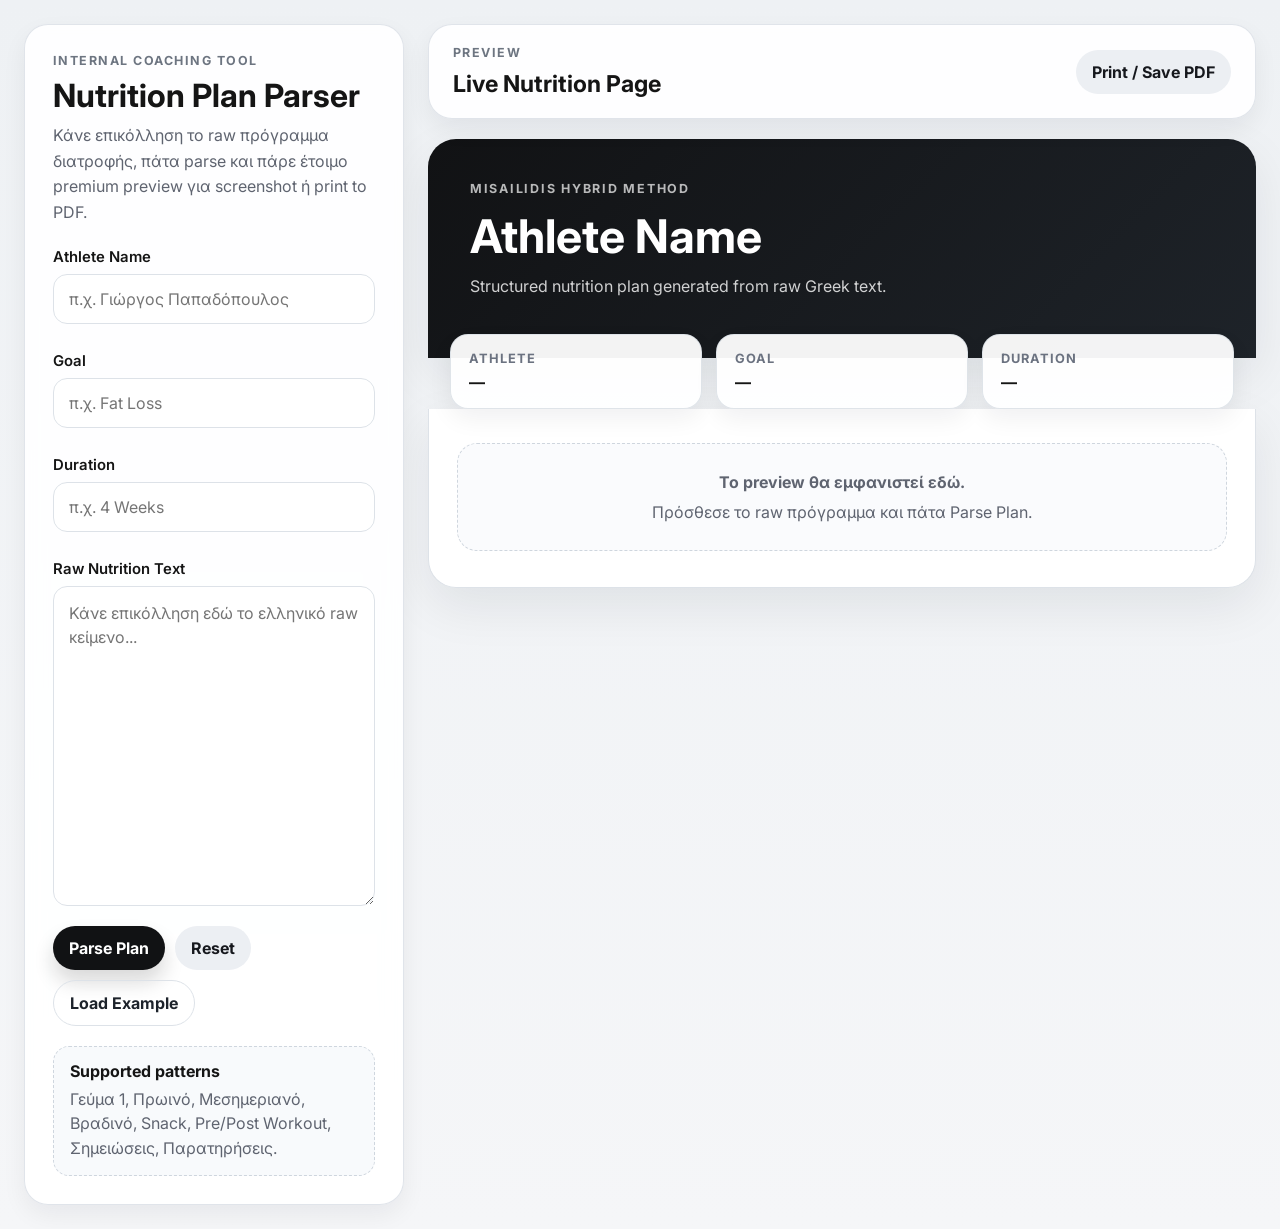
<file: nutrition-tool/index.html>
<!DOCTYPE html>
<html lang="el">
<head>
  <meta charset="UTF-8" />
  <meta name="viewport" content="width=device-width, initial-scale=1.0" />
  <title>Nutrition Plan Parser</title>
  <link rel="preconnect" href="https://fonts.googleapis.com">
  <link rel="preconnect" href="https://fonts.gstatic.com" crossorigin>
  <link href="https://fonts.googleapis.com/css2?family=Inter:wght@400;500;600;700;800&display=swap" rel="stylesheet">
  <link rel="stylesheet" href="style.css" />
</head>
<body>
  <div class="app-shell">
    <aside class="control-panel">
      <div class="panel-card sticky-card">
        <div class="eyebrow">Internal Coaching Tool</div>
        <h1>Nutrition Plan Parser</h1>
        <p class="panel-intro">
          Κάνε επικόλληση το raw πρόγραμμα διατροφής, πάτα parse και πάρε έτοιμο premium preview για screenshot ή print to PDF.
        </p>

        <div class="form-grid">
          <div class="field-group">
            <label for="athleteName">Athlete Name</label>
            <input id="athleteName" type="text" placeholder="π.χ. Γιώργος Παπαδόπουλος" />
          </div>

          <div class="field-group">
            <label for="goal">Goal</label>
            <input id="goal" type="text" placeholder="π.χ. Fat Loss" />
          </div>

          <div class="field-group">
            <label for="duration">Duration</label>
            <input id="duration" type="text" placeholder="π.χ. 4 Weeks" />
          </div>
        </div>

        <div class="field-group">
          <label for="rawInput">Raw Nutrition Text</label>
          <textarea id="rawInput" placeholder="Κάνε επικόλληση εδώ το ελληνικό raw κείμενο..."></textarea>
        </div>

        <div class="button-row">
          <button id="parseBtn" class="btn btn-primary">Parse Plan</button>
          <button id="resetBtn" class="btn btn-secondary" type="button">Reset</button>
          <button id="exampleBtn" class="btn btn-ghost" type="button">Load Example</button>
        </div>

        <div class="helper-box">
          <div class="helper-title">Supported patterns</div>
          <p>
            Γεύμα 1, Πρωινό, Μεσημεριανό, Βραδινό, Snack, Pre/Post Workout, Σημειώσεις, Παρατηρήσεις.
          </p>
        </div>
      </div>
    </aside>

    <main class="preview-panel">
      <div class="toolbar panel-card no-print">
        <div>
          <div class="eyebrow">Preview</div>
          <h2>Live Nutrition Page</h2>
        </div>
        <div class="toolbar-actions">
          <button id="printBtn" class="btn btn-secondary" type="button">Print / Save PDF</button>
        </div>
      </div>

      <section id="previewPage" class="nutrition-page">
        <header class="page-hero">
          <div>
            <div class="hero-kicker">Misailidis Hybrid Method</div>
            <h2 id="previewAthlete">Athlete Name</h2>
            <p id="previewSubtitle">Premium nutrition plan preview ready for screenshot and PDF export.</p>
          </div>
        </header>

        <section class="info-strip">
          <article class="info-card">
            <span class="info-label">Athlete</span>
            <strong id="infoAthlete">—</strong>
          </article>
          <article class="info-card">
            <span class="info-label">Goal</span>
            <strong id="infoGoal">—</strong>
          </article>
          <article class="info-card">
            <span class="info-label">Duration</span>
            <strong id="infoDuration">—</strong>
          </article>
        </section>

        <section class="content-card">
          <div id="mealsContainer" class="meals-grid"></div>

          <section id="notesSection" class="notes-section hidden">
            <div class="section-heading">
              <span></span>
              <h3>Σημειώσεις</h3>
            </div>
            <ul id="notesList" class="notes-list"></ul>
          </section>
        </section>
      </section>
    </main>
  </div>

  <script src="app.js"></script>
</body>
</html>
</file>
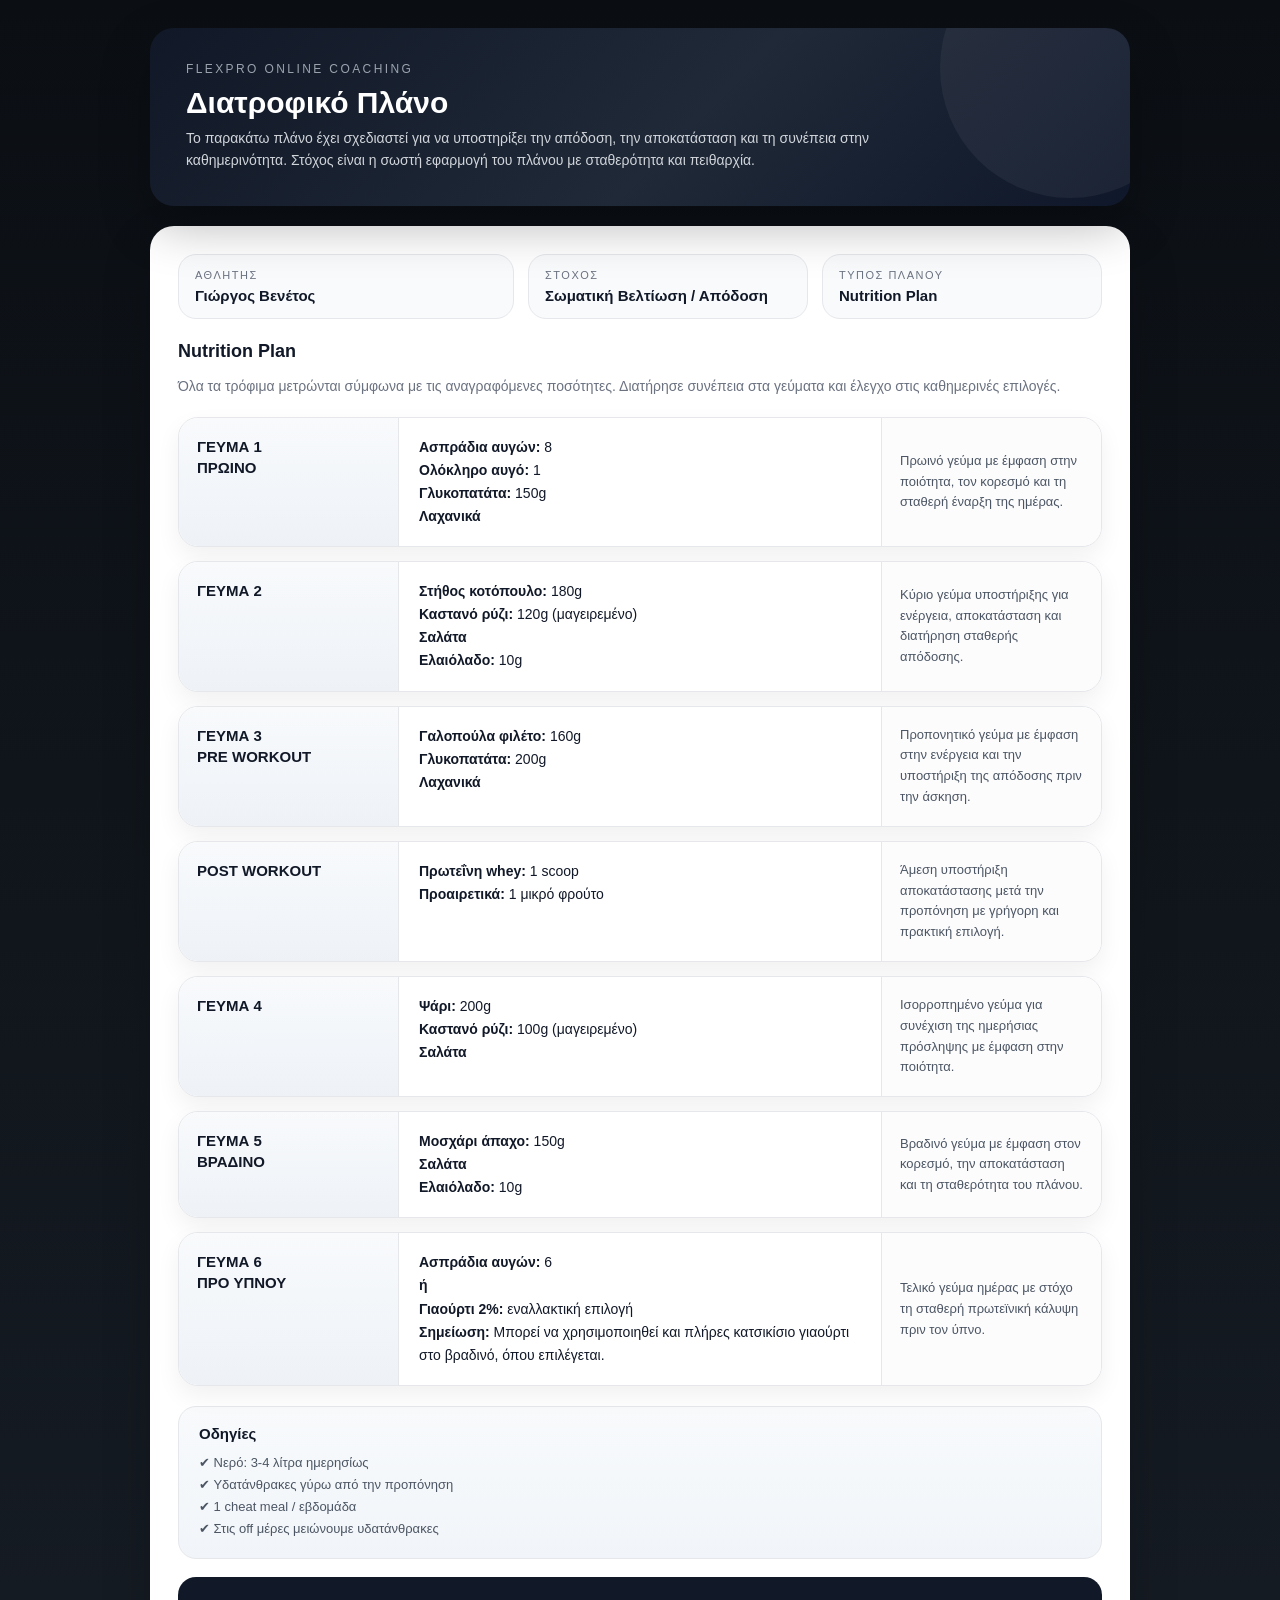
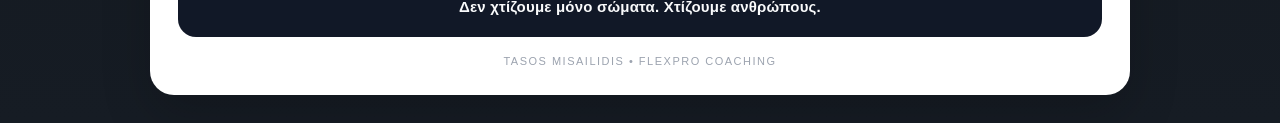
<file: raw-nutrition-page.html>
<!DOCTYPE html>
<html lang="el">
<head>
  <meta charset="UTF-8" />
  <meta name="viewport" content="width=device-width, initial-scale=1.0" />
  <title>FlexPro Nutrition Plan</title>
  <style>
    * {
      box-sizing: border-box;
    }

    body {
      margin: 0;
      font-family: "Segoe UI", Arial, sans-serif;
      background: linear-gradient(180deg, #0b0f14 0%, #161c24 100%);
      color: #111827;
      padding: 28px;
    }

    .page {
      max-width: 980px;
      margin: 0 auto;
    }

    .hero {
      background: linear-gradient(135deg, #111827 0%, #1f2937 55%, #0f172a 100%);
      color: #ffffff;
      border-radius: 24px;
      padding: 34px 36px;
      box-shadow: 0 20px 50px rgba(0, 0, 0, 0.28);
      margin-bottom: 20px;
      position: relative;
      overflow: hidden;
    }

    .hero::after {
      content: "";
      position: absolute;
      width: 260px;
      height: 260px;
      border-radius: 50%;
      background: rgba(255,255,255,0.05);
      top: -90px;
      right: -70px;
    }

    .brand {
      font-size: 12px;
      letter-spacing: 2.4px;
      text-transform: uppercase;
      color: #9ca3af;
      margin-bottom: 10px;
      position: relative;
      z-index: 1;
    }

    .hero h1 {
      margin: 0 0 8px;
      font-size: 30px;
      line-height: 1.1;
      position: relative;
      z-index: 1;
    }

    .hero p {
      margin: 0;
      max-width: 700px;
      color: #d1d5db;
      line-height: 1.6;
      font-size: 14px;
      position: relative;
      z-index: 1;
    }

    .content-card {
      background: #ffffff;
      border-radius: 24px;
      padding: 28px;
      box-shadow: 0 20px 50px rgba(0,0,0,0.18);
    }

    .top-row {
      display: grid;
      grid-template-columns: 1.2fr 1fr 1fr;
      gap: 14px;
      margin-bottom: 22px;
    }

    .mini-card {
      background: #f8fafc;
      border: 1px solid #e5e7eb;
      border-radius: 18px;
      padding: 14px 16px;
    }

    .mini-label {
      font-size: 11px;
      text-transform: uppercase;
      letter-spacing: 1.5px;
      color: #6b7280;
      margin-bottom: 6px;
    }

    .mini-value {
      font-size: 15px;
      font-weight: 600;
      color: #111827;
    }

    .section-title {
      margin: 0 0 14px;
      font-size: 18px;
      color: #111827;
    }

    .section-subtitle {
      margin: 0 0 20px;
      color: #6b7280;
      font-size: 14px;
      line-height: 1.5;
    }

    .meal-grid {
      display: grid;
      gap: 14px;
    }

    .meal-card {
      display: grid;
      grid-template-columns: 220px 1fr 220px;
      gap: 0;
      background: #ffffff;
      border: 1px solid #e5e7eb;
      border-radius: 20px;
      overflow: hidden;
      box-shadow: 0 10px 24px rgba(15, 23, 42, 0.06);
    }

    .meal-name {
      background: linear-gradient(180deg, #f8fafc 0%, #eef2f7 100%);
      padding: 18px;
      font-weight: 700;
      color: #111827;
      border-right: 1px solid #e5e7eb;
      font-size: 15px;
      line-height: 1.4;
    }

    .meal-details {
      padding: 18px 20px;
      line-height: 1.65;
      font-size: 14px;
      color: #111827;
    }

    .meal-details strong {
      font-weight: 700;
    }

    .meal-goal {
      padding: 18px;
      background: #fcfcfd;
      border-left: 1px solid #e5e7eb;
      color: #4b5563;
      font-size: 13px;
      line-height: 1.6;
      display: flex;
      align-items: center;
    }

    .notes {
      margin-top: 20px;
      padding: 18px 20px;
      border-radius: 18px;
      background: linear-gradient(180deg, #f8fafc 0%, #f1f5f9 100%);
      border: 1px solid #e5e7eb;
    }

    .notes h3 {
      margin: 0 0 10px;
      font-size: 15px;
      color: #111827;
    }

    .notes p {
      margin: 0;
      font-size: 13px;
      color: #4b5563;
      line-height: 1.7;
    }

    .quote-box {
      margin-top: 18px;
      padding: 18px 20px;
      border-radius: 18px;
      background: #111827;
      color: #f9fafb;
      text-align: center;
      font-size: 15px;
      font-weight: 600;
      line-height: 1.6;
      letter-spacing: 0.2px;
    }

    .footer-line {
      margin-top: 18px;
      text-align: center;
      font-size: 11px;
      color: #9ca3af;
      letter-spacing: 1.5px;
      text-transform: uppercase;
    }

    @media (max-width: 900px) {
      .top-row {
        grid-template-columns: 1fr;
      }

      .meal-card {
        grid-template-columns: 1fr;
      }

      .meal-name,
      .meal-goal {
        border: none;
      }

      .meal-name {
        border-bottom: 1px solid #e5e7eb;
      }

      .meal-goal {
        border-top: 1px solid #e5e7eb;
      }
    }
  </style>
</head>
<body>
  <div class="page">
    <section class="hero">
      <div class="brand">FlexPro Online Coaching</div>
      <h1>Διατροφικό Πλάνο</h1>
      <p>
        Το παρακάτω πλάνο έχει σχεδιαστεί για να υποστηρίξει την απόδοση,
        την αποκατάσταση και τη συνέπεια στην καθημερινότητα. Στόχος είναι
        η σωστή εφαρμογή του πλάνου με σταθερότητα και πειθαρχία.
      </p>
    </section>

    <section class="content-card">
      <div class="top-row">
        <div class="mini-card">
          <div class="mini-label">Αθλητής</div>
          <div class="mini-value">Γιώργος Βενέτος</div>
        </div>
        <div class="mini-card">
          <div class="mini-label">Στόχος</div>
          <div class="mini-value">Σωματική Βελτίωση / Απόδοση</div>
        </div>
        <div class="mini-card">
          <div class="mini-label">Τύπος Πλάνου</div>
          <div class="mini-value">Nutrition Plan</div>
        </div>
      </div>

      <h2 class="section-title">Nutrition Plan</h2>
      <p class="section-subtitle">
        Όλα τα τρόφιμα μετρώνται σύμφωνα με τις αναγραφόμενες ποσότητες. Διατήρησε
        συνέπεια στα γεύματα και έλεγχο στις καθημερινές επιλογές.
      </p>

      <div class="meal-grid">
        <div class="meal-card">
          <div class="meal-name">ΓΕΥΜΑ 1<br>ΠΡΩΙΝΟ</div>
          <div class="meal-details">
            <strong>Ασπράδια αυγών:</strong> 8<br>
            <strong>Ολόκληρο αυγό:</strong> 1<br>
            <strong>Γλυκοπατάτα:</strong> 150g<br>
            <strong>Λαχανικά</strong>
          </div>
          <div class="meal-goal">
            Πρωινό γεύμα με έμφαση στην ποιότητα, τον κορεσμό και τη σταθερή έναρξη της ημέρας.
          </div>
        </div>

        <div class="meal-card">
          <div class="meal-name">ΓΕΥΜΑ 2</div>
          <div class="meal-details">
            <strong>Στήθος κοτόπουλο:</strong> 180g<br>
            <strong>Καστανό ρύζι:</strong> 120g (μαγειρεμένο)<br>
            <strong>Σαλάτα</strong><br>
            <strong>Ελαιόλαδο:</strong> 10g
          </div>
          <div class="meal-goal">
            Κύριο γεύμα υποστήριξης για ενέργεια, αποκατάσταση και διατήρηση σταθερής απόδοσης.
          </div>
        </div>

        <div class="meal-card">
          <div class="meal-name">ΓΕΥΜΑ 3<br>PRE WORKOUT</div>
          <div class="meal-details">
            <strong>Γαλοπούλα φιλέτο:</strong> 160g<br>
            <strong>Γλυκοπατάτα:</strong> 200g<br>
            <strong>Λαχανικά</strong>
          </div>
          <div class="meal-goal">
            Προπονητικό γεύμα με έμφαση στην ενέργεια και την υποστήριξη της απόδοσης πριν την άσκηση.
          </div>
        </div>

        <div class="meal-card">
          <div class="meal-name">POST WORKOUT</div>
          <div class="meal-details">
            <strong>Πρωτεΐνη whey:</strong> 1 scoop<br>
            <strong>Προαιρετικά:</strong> 1 μικρό φρούτο
          </div>
          <div class="meal-goal">
            Άμεση υποστήριξη αποκατάστασης μετά την προπόνηση με γρήγορη και πρακτική επιλογή.
          </div>
        </div>

        <div class="meal-card">
          <div class="meal-name">ΓΕΥΜΑ 4</div>
          <div class="meal-details">
            <strong>Ψάρι:</strong> 200g<br>
            <strong>Καστανό ρύζι:</strong> 100g (μαγειρεμένο)<br>
            <strong>Σαλάτα</strong>
          </div>
          <div class="meal-goal">
            Ισορροπημένο γεύμα για συνέχιση της ημερήσιας πρόσληψης με έμφαση στην ποιότητα.
          </div>
        </div>

        <div class="meal-card">
          <div class="meal-name">ΓΕΥΜΑ 5<br>ΒΡΑΔΙΝΟ</div>
          <div class="meal-details">
            <strong>Μοσχάρι άπαχο:</strong> 150g<br>
            <strong>Σαλάτα</strong><br>
            <strong>Ελαιόλαδο:</strong> 10g
          </div>
          <div class="meal-goal">
            Βραδινό γεύμα με έμφαση στον κορεσμό, την αποκατάσταση και τη σταθερότητα του πλάνου.
          </div>
        </div>

        <div class="meal-card">
          <div class="meal-name">ΓΕΥΜΑ 6<br>ΠΡΟ ΥΠΝΟΥ</div>
          <div class="meal-details">
            <strong>Ασπράδια αυγών:</strong> 6<br>
            <strong>ή</strong><br>
            <strong>Γιαούρτι 2%:</strong> εναλλακτική επιλογή<br>
            <strong>Σημείωση:</strong> Μπορεί να χρησιμοποιηθεί και πλήρες κατσικίσιο γιαούρτι στο βραδινό, όπου επιλέγεται.
          </div>
          <div class="meal-goal">
            Τελικό γεύμα ημέρας με στόχο τη σταθερή πρωτεϊνική κάλυψη πριν τον ύπνο.
          </div>
        </div>
      </div>

      <div class="notes">
        <h3>Οδηγίες</h3>
        <p>
          ✔ Νερό: 3-4 λίτρα ημερησίως<br>
          ✔ Υδατάνθρακες γύρω από την προπόνηση<br>
          ✔ 1 cheat meal / εβδομάδα<br>
          ✔ Στις off μέρες μειώνουμε υδατάνθρακες
        </p>
      </div>

      <div class="quote-box">
        Δεν χτίζουμε μόνο σώματα. Χτίζουμε ανθρώπους.
      </div>

      <div class="footer-line">TASOS MISAILIDIS • FLEXPRO COACHING</div>
    </section>
  </div>
</body>
</html>
</file>
<file: nutrition-tool/style.css>
:root {
  --bg: #f3f4f6;
  --surface: #ffffff;
  --surface-soft: #f8fafc;
  --ink: #151515;
  --ink-soft: #5f6470;
  --line: #dde2e8;
  --shadow: 0 18px 50px rgba(15, 23, 42, 0.08);
  --shadow-soft: 0 10px 24px rgba(15, 23, 42, 0.06);
  --radius-xl: 24px;
  --radius-lg: 18px;
  --radius-md: 14px;
  --hero: linear-gradient(135deg, #111214 0%, #1e2329 100%);
}

* {
  box-sizing: border-box;
}

html {
  scroll-behavior: smooth;
}

body {
  margin: 0;
  font-family: "Inter", system-ui, -apple-system, BlinkMacSystemFont, "Segoe UI", sans-serif;
  background: linear-gradient(180deg, #eef1f4 0%, #f5f6f8 100%);
  color: var(--ink);
}

button,
input,
textarea {
  font: inherit;
}

.app-shell {
  display: grid;
  grid-template-columns: 380px minmax(0, 1fr);
  gap: 24px;
  padding: 24px;
  min-height: 100vh;
}

.panel-card {
  background: rgba(255, 255, 255, 0.92);
  border: 1px solid rgba(221, 226, 232, 0.9);
  border-radius: var(--radius-xl);
  box-shadow: var(--shadow-soft);
  backdrop-filter: blur(10px);
}

.sticky-card {
  position: sticky;
  top: 24px;
  padding: 28px;
}

.eyebrow {
  font-size: 0.78rem;
  font-weight: 700;
  letter-spacing: 0.12em;
  text-transform: uppercase;
  color: #6d7581;
  margin-bottom: 10px;
}

h1,
h2,
h3,
p {
  margin-top: 0;
}

h1 {
  font-size: 2rem;
  line-height: 1.1;
  margin-bottom: 10px;
}

h2 {
  font-size: 1.45rem;
  margin-bottom: 0;
}

.panel-intro {
  color: var(--ink-soft);
  line-height: 1.6;
  margin-bottom: 22px;
}

.form-grid {
  display: grid;
  grid-template-columns: 1fr;
  gap: 14px;
  margin-bottom: 14px;
}

.field-group {
  display: flex;
  flex-direction: column;
  gap: 8px;
  margin-bottom: 14px;
}

label {
  font-size: 0.93rem;
  font-weight: 600;
}

input,
textarea {
  width: 100%;
  border: 1px solid var(--line);
  border-radius: 14px;
  background: #fff;
  padding: 14px 15px;
  color: var(--ink);
  transition: border-color 0.18s ease, box-shadow 0.18s ease;
}

input:focus,
textarea:focus {
  outline: none;
  border-color: #a2acb9;
  box-shadow: 0 0 0 4px rgba(17, 18, 20, 0.06);
}

textarea {
  min-height: 320px;
  resize: vertical;
  line-height: 1.55;
}

.button-row {
  display: flex;
  flex-wrap: wrap;
  gap: 10px;
  margin: 20px 0;
}

.btn {
  border: none;
  border-radius: 999px;
  padding: 12px 16px;
  cursor: pointer;
  font-weight: 700;
  transition: transform 0.16s ease, opacity 0.16s ease, box-shadow 0.16s ease;
}

.btn:hover {
  transform: translateY(-1px);
}

.btn-primary {
  background: #111214;
  color: #fff;
  box-shadow: 0 12px 20px rgba(17, 18, 20, 0.16);
}

.btn-secondary {
  background: #eceff3;
  color: #16181d;
}

.btn-ghost {
  background: transparent;
  color: #1d232b;
  border: 1px solid var(--line);
}

.helper-box {
  background: var(--surface-soft);
  border: 1px dashed #cfd6de;
  border-radius: 16px;
  padding: 14px 16px;
}

.helper-title {
  font-weight: 700;
  margin-bottom: 6px;
}

.helper-box p {
  color: var(--ink-soft);
  line-height: 1.55;
  margin-bottom: 0;
}

.preview-panel {
  min-width: 0;
}

.toolbar {
  display: flex;
  justify-content: space-between;
  align-items: center;
  padding: 20px 24px;
  margin-bottom: 20px;
}

.nutrition-page {
  max-width: 980px;
  margin: 0 auto;
}

.page-hero {
  background: var(--hero);
  color: white;
  border-radius: 28px 28px 0 0;
  padding: 42px;
  box-shadow: var(--shadow);
}

.hero-kicker {
  color: rgba(255, 255, 255, 0.7);
  font-size: 0.78rem;
  letter-spacing: 0.14em;
  text-transform: uppercase;
  font-weight: 700;
  margin-bottom: 12px;
}

.page-hero h2 {
  font-size: clamp(2rem, 4vw, 2.9rem);
  margin-bottom: 10px;
}

.page-hero p {
  color: rgba(255, 255, 255, 0.8);
  max-width: 700px;
  line-height: 1.6;
}

.info-strip {
  display: grid;
  grid-template-columns: repeat(3, 1fr);
  gap: 14px;
  padding: 0 22px;
  margin-top: -24px;
  position: relative;
  z-index: 2;
}

.info-card {
  background: rgba(255, 255, 255, 0.95);
  border: 1px solid rgba(221, 226, 232, 0.92);
  border-radius: 18px;
  padding: 16px 18px;
  box-shadow: var(--shadow-soft);
  display: flex;
  flex-direction: column;
  gap: 6px;
}

.info-label {
  color: #6b7280;
  font-size: 0.8rem;
  text-transform: uppercase;
  letter-spacing: 0.08em;
  font-weight: 700;
}

.content-card {
  background: var(--surface);
  border: 1px solid var(--line);
  border-top: none;
  border-radius: 0 0 28px 28px;
  box-shadow: var(--shadow);
  padding: 34px 28px 36px;
}

.meals-grid {
  display: grid;
  gap: 18px;
}

.meal-card {
  border: 1px solid var(--line);
  border-radius: 20px;
  padding: 22px;
  background: linear-gradient(180deg, #ffffff 0%, #fcfcfd 100%);
}

.meal-title {
  margin-bottom: 16px;
  font-size: 1.08rem;
  font-weight: 800;
  display: flex;
  align-items: center;
  gap: 12px;
}

.meal-title::before {
  content: "";
  width: 10px;
  height: 10px;
  border-radius: 50%;
  background: #181b20;
  flex-shrink: 0;
}

.meal-items,
.notes-list {
  list-style: none;
  padding: 0;
  margin: 0;
  display: grid;
  gap: 10px;
}

.meal-items li,
.notes-list li {
  border: 1px solid #edf1f5;
  background: #fafbfd;
  border-radius: 14px;
  padding: 12px 14px;
  line-height: 1.55;
}

.section-heading {
  display: flex;
  align-items: center;
  gap: 12px;
  margin-bottom: 16px;
}

.section-heading span {
  width: 34px;
  height: 2px;
  background: #111214;
}

.section-heading h3 {
  margin-bottom: 0;
  font-size: 1.15rem;
}

.notes-section {
  margin-top: 28px;
  padding-top: 8px;
}

.hidden {
  display: none !important;
}

.empty-state {
  border: 1px dashed #cfd6de;
  border-radius: 20px;
  padding: 28px;
  text-align: center;
  background: #fafbfd;
  color: var(--ink-soft);
}

@media (max-width: 1120px) {
  .app-shell {
    grid-template-columns: 1fr;
  }

  .sticky-card {
    position: static;
  }
}

@media (max-width: 720px) {
  .app-shell {
    padding: 14px;
    gap: 14px;
  }

  .sticky-card,
  .toolbar {
    padding: 18px;
  }

  .page-hero {
    padding: 28px 22px;
    border-radius: 22px 22px 0 0;
  }

  .content-card {
    padding: 24px 18px 28px;
    border-radius: 0 0 22px 22px;
  }

  .info-strip {
    grid-template-columns: 1fr;
    padding: 0 12px;
  }

  .toolbar {
    flex-direction: column;
    align-items: flex-start;
    gap: 14px;
  }
}

@media print {
  body {
    background: #fff;
  }

  .app-shell {
    display: block;
    padding: 0;
  }

  .control-panel,
  .toolbar,
  .no-print {
    display: none !important;
  }

  .preview-panel,
  .nutrition-page {
    max-width: none;
    margin: 0;
  }

  .page-hero,
  .content-card,
  .info-card,
  .meal-card {
    box-shadow: none;
  }

  .nutrition-page {
    break-inside: avoid;
  }

  @page {
    size: A4;
    margin: 12mm;
  }
}
</file>
